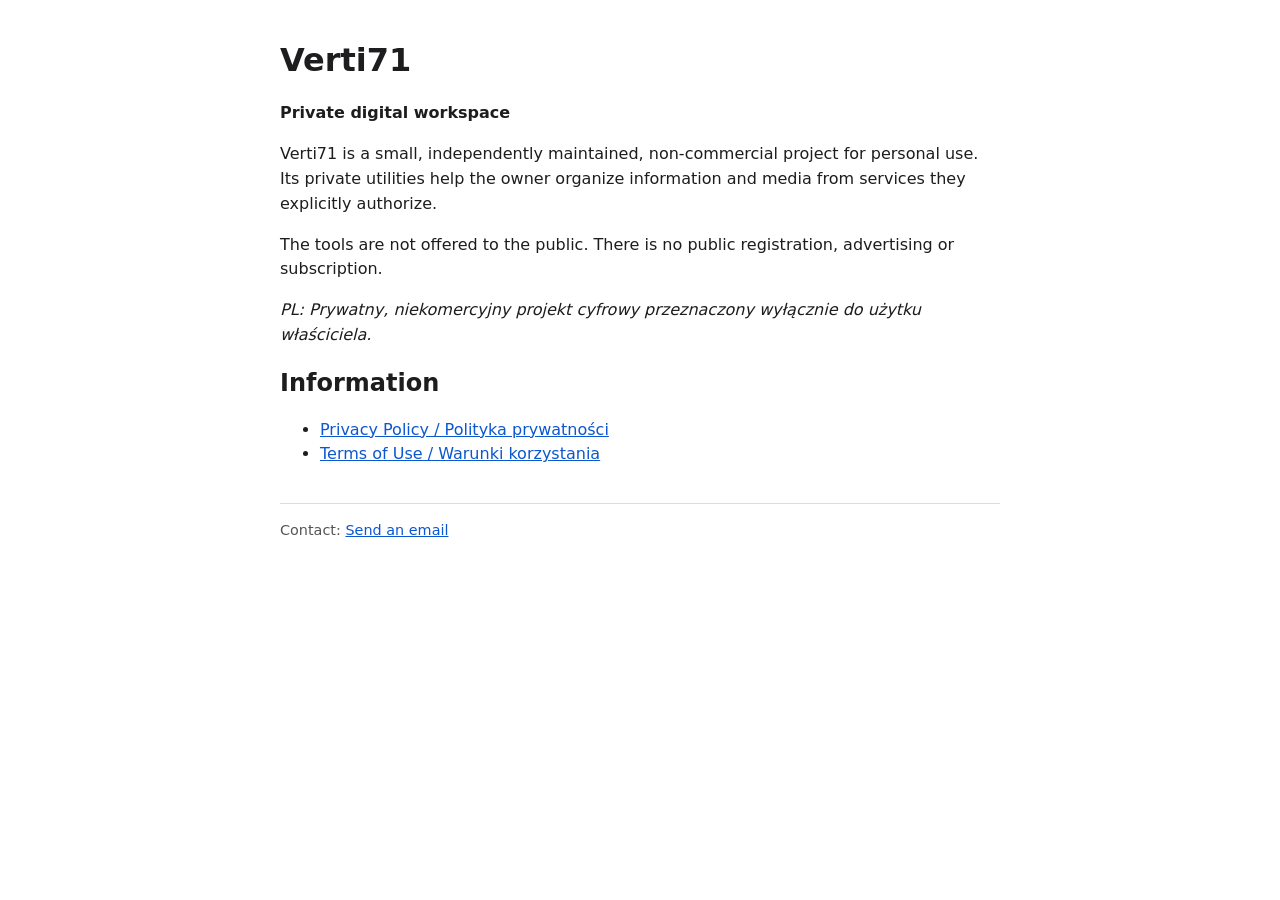
<file: index.html>
<!doctype html>
<html lang="en">
<head>
<meta charset="utf-8"><meta name="viewport" content="width=device-width,initial-scale=1">
<title>Verti71 — Private Workspace</title>
<meta name="description" content="Verti71 is a small, non-commercial digital workspace for personal use.">
<link rel="stylesheet" href="style.css">
</head>
<body>
<h1>Verti71</h1>
<p><strong>Private digital workspace</strong></p>
<p>Verti71 is a small, independently maintained, non-commercial project for personal use. Its private utilities help the owner organize information and media from services they explicitly authorize.</p>
<p>The tools are not offered to the public. There is no public registration, advertising or subscription.</p>
<p><em>PL: Prywatny, niekomercyjny projekt cyfrowy przeznaczony wyłącznie do użytku właściciela.</em></p>
<h2>Information</h2>
<ul>
<li><a href="privacy.html">Privacy Policy / Polityka prywatności</a></li>
<li><a href="terms.html">Terms of Use / Warunki korzystania</a></li>
</ul>
<footer>Contact: <a href="mailto:pudla.nylon783@aleeas.com">Send an email</a></footer>
</body>
</html>
</file>
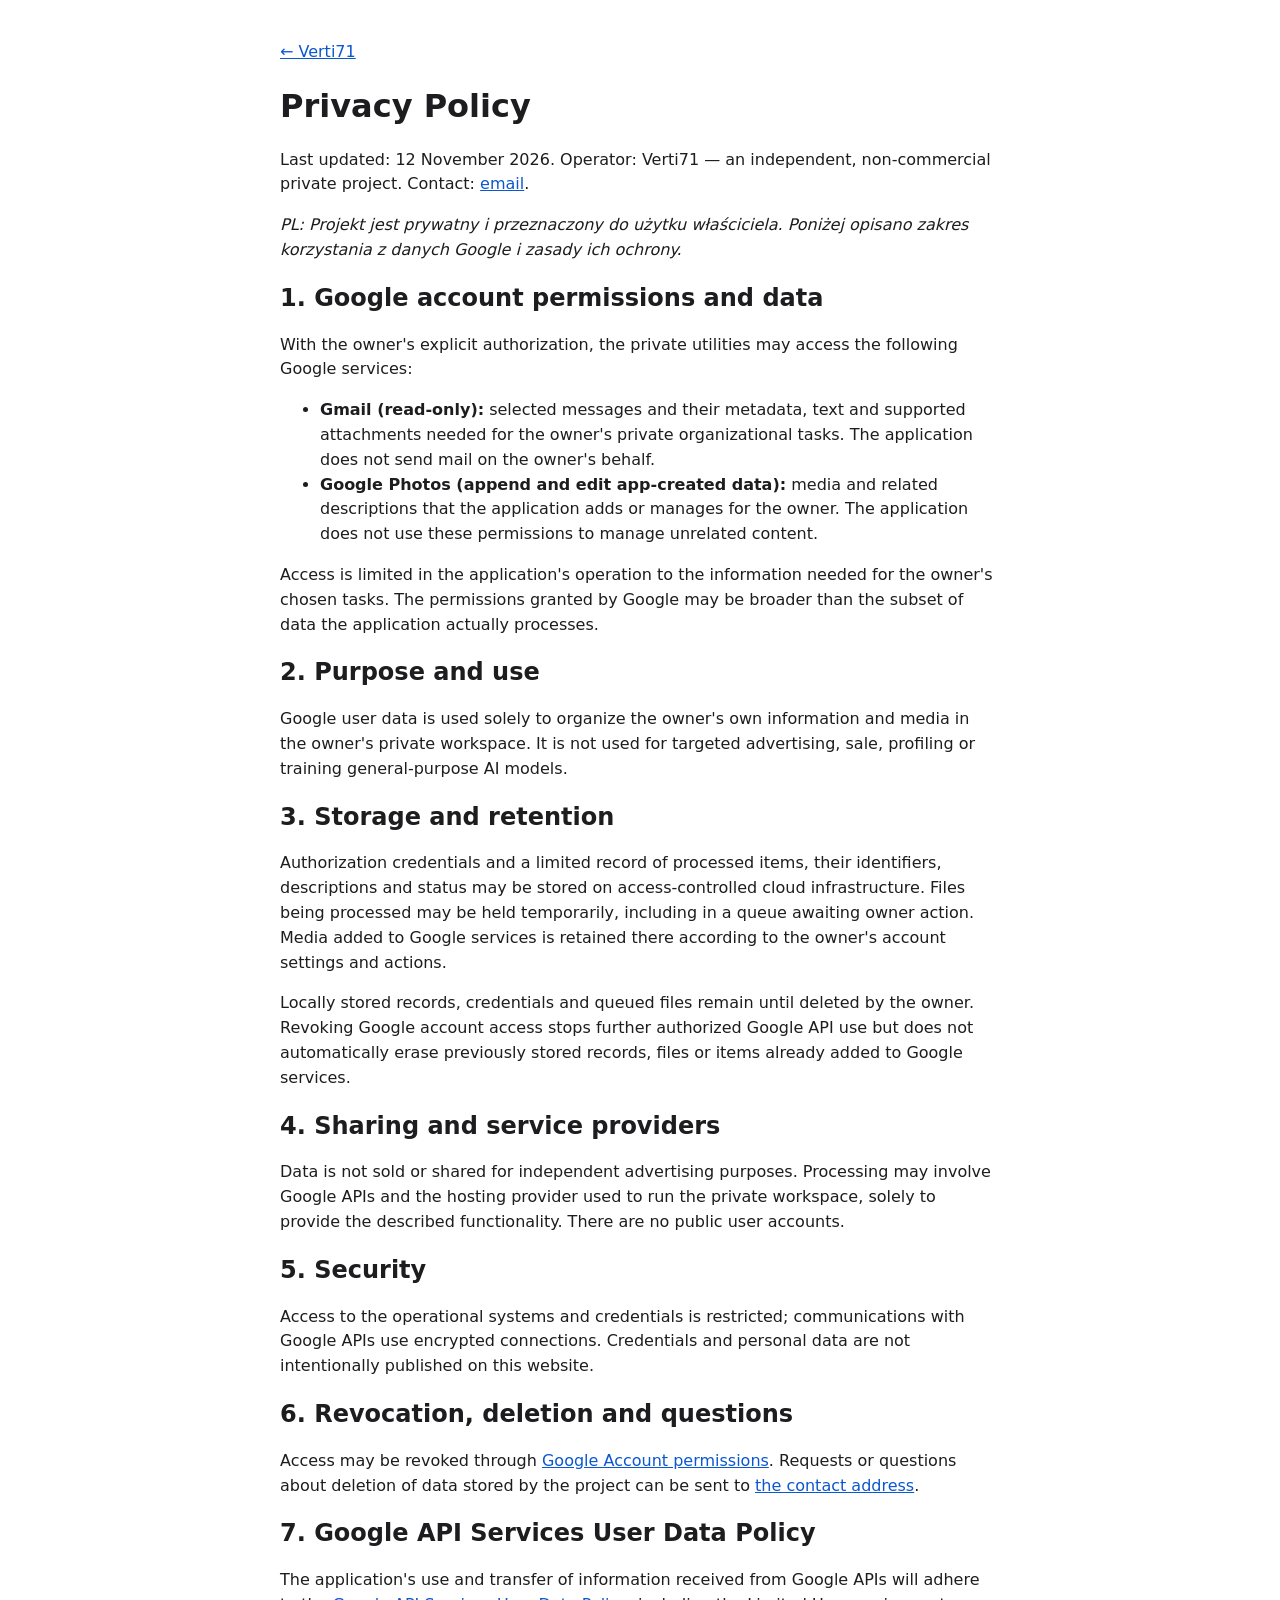
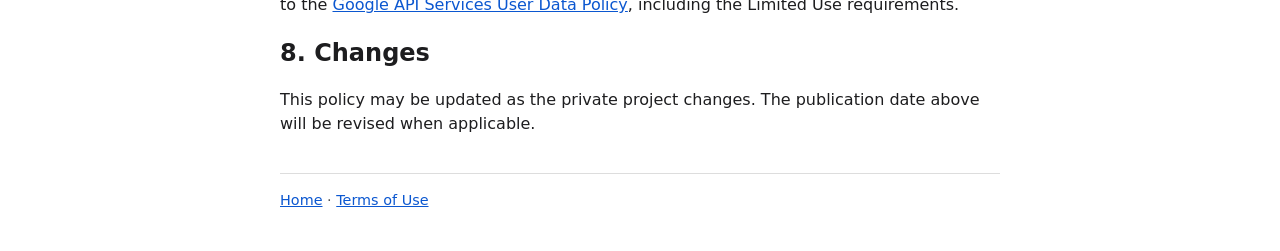
<file: privacy.html>
<!doctype html>
<html lang="en">
<head>
<meta charset="utf-8"><meta name="viewport" content="width=device-width,initial-scale=1">
<title>Privacy Policy — Verti71</title>
<meta name="description" content="Privacy practices for the private Verti71 digital workspace.">
<link rel="stylesheet" href="style.css">
</head>
<body>
<p><a href="index.html">← Verti71</a></p>
<h1>Privacy Policy</h1>
<p>Last updated: 12 November 2026. Operator: Verti71 — an independent, non-commercial private project. Contact: <a href="mailto:pudla.nylon783@aleeas.com">email</a>.</p>
<p><em>PL: Projekt jest prywatny i przeznaczony do użytku właściciela. Poniżej opisano zakres korzystania z danych Google i zasady ich ochrony.</em></p>
<h2>1. Google account permissions and data</h2>
<p>With the owner's explicit authorization, the private utilities may access the following Google services:</p>
<ul>
<li><strong>Gmail (read-only):</strong> selected messages and their metadata, text and supported attachments needed for the owner's private organizational tasks. The application does not send mail on the owner's behalf.</li>
<li><strong>Google Photos (append and edit app-created data):</strong> media and related descriptions that the application adds or manages for the owner. The application does not use these permissions to manage unrelated content.</li>
</ul>
<p>Access is limited in the application's operation to the information needed for the owner's chosen tasks. The permissions granted by Google may be broader than the subset of data the application actually processes.</p>
<h2>2. Purpose and use</h2>
<p>Google user data is used solely to organize the owner's own information and media in the owner's private workspace. It is not used for targeted advertising, sale, profiling or training general-purpose AI models.</p>
<h2>3. Storage and retention</h2>
<p>Authorization credentials and a limited record of processed items, their identifiers, descriptions and status may be stored on access-controlled cloud infrastructure. Files being processed may be held temporarily, including in a queue awaiting owner action. Media added to Google services is retained there according to the owner's account settings and actions.</p>
<p>Locally stored records, credentials and queued files remain until deleted by the owner. Revoking Google account access stops further authorized Google API use but does not automatically erase previously stored records, files or items already added to Google services.</p>
<h2>4. Sharing and service providers</h2>
<p>Data is not sold or shared for independent advertising purposes. Processing may involve Google APIs and the hosting provider used to run the private workspace, solely to provide the described functionality. There are no public user accounts.</p>
<h2>5. Security</h2>
<p>Access to the operational systems and credentials is restricted; communications with Google APIs use encrypted connections. Credentials and personal data are not intentionally published on this website.</p>
<h2>6. Revocation, deletion and questions</h2>
<p>Access may be revoked through <a href="https://myaccount.google.com/permissions">Google Account permissions</a>. Requests or questions about deletion of data stored by the project can be sent to <a href="mailto:pudla.nylon783@aleeas.com">the contact address</a>.</p>
<h2>7. Google API Services User Data Policy</h2>
<p>The application's use and transfer of information received from Google APIs will adhere to the <a href="https://developers.google.com/terms/api-services-user-data-policy">Google API Services User Data Policy</a>, including the Limited Use requirements.</p>
<h2>8. Changes</h2>
<p>This policy may be updated as the private project changes. The publication date above will be revised when applicable.</p>
<footer><a href="index.html">Home</a> · <a href="terms.html">Terms of Use</a></footer>
</body>
</html>
</file>
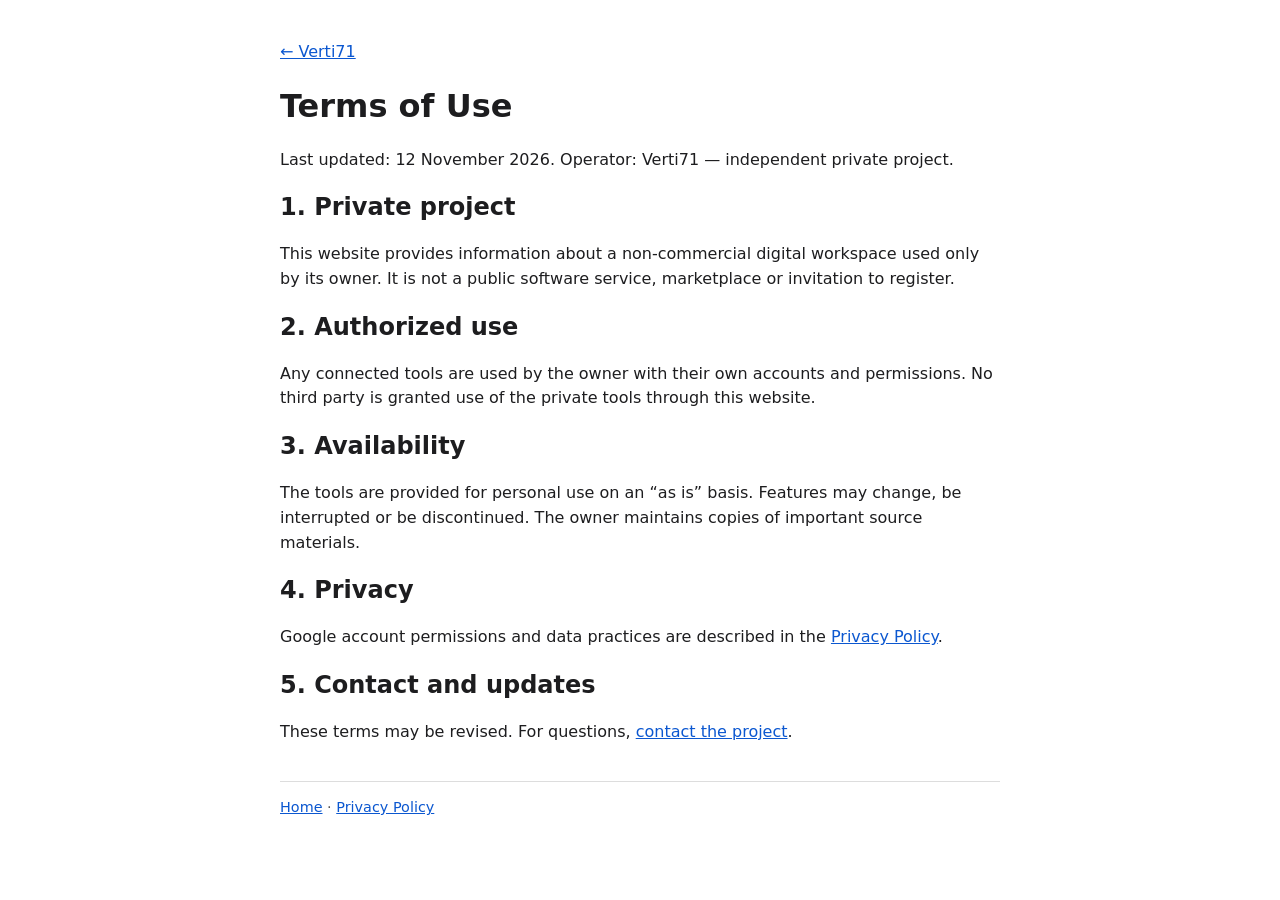
<file: terms.html>
<!doctype html>
<html lang="en">
<head>
<meta charset="utf-8"><meta name="viewport" content="width=device-width,initial-scale=1">
<title>Terms of Use — Verti71</title>
<meta name="description" content="Terms for the private Verti71 digital workspace.">
<link rel="stylesheet" href="style.css">
</head>
<body>
<p><a href="index.html">← Verti71</a></p>
<h1>Terms of Use</h1>
<p>Last updated: 12 November 2026. Operator: Verti71 — independent private project.</p>
<h2>1. Private project</h2>
<p>This website provides information about a non-commercial digital workspace used only by its owner. It is not a public software service, marketplace or invitation to register.</p>
<h2>2. Authorized use</h2>
<p>Any connected tools are used by the owner with their own accounts and permissions. No third party is granted use of the private tools through this website.</p>
<h2>3. Availability</h2>
<p>The tools are provided for personal use on an “as is” basis. Features may change, be interrupted or be discontinued. The owner maintains copies of important source materials.</p>
<h2>4. Privacy</h2>
<p>Google account permissions and data practices are described in the <a href="privacy.html">Privacy Policy</a>.</p>
<h2>5. Contact and updates</h2>
<p>These terms may be revised. For questions, <a href="mailto:pudla.nylon783@aleeas.com">contact the project</a>.</p>
<footer><a href="index.html">Home</a> · <a href="privacy.html">Privacy Policy</a></footer>
</body>
</html>
</file>
<file: style.css>
body{font:16px/1.55 system-ui,-apple-system,"Segoe UI",sans-serif;max-width:720px;margin:40px auto;padding:0 16px;color:#1d1d1f}
h1,h2{line-height:1.25}a{color:#0b57d0}footer{margin-top:2.5em;border-top:1px solid #ddd;padding-top:1em;font-size:.9em;color:#555}
</file>
